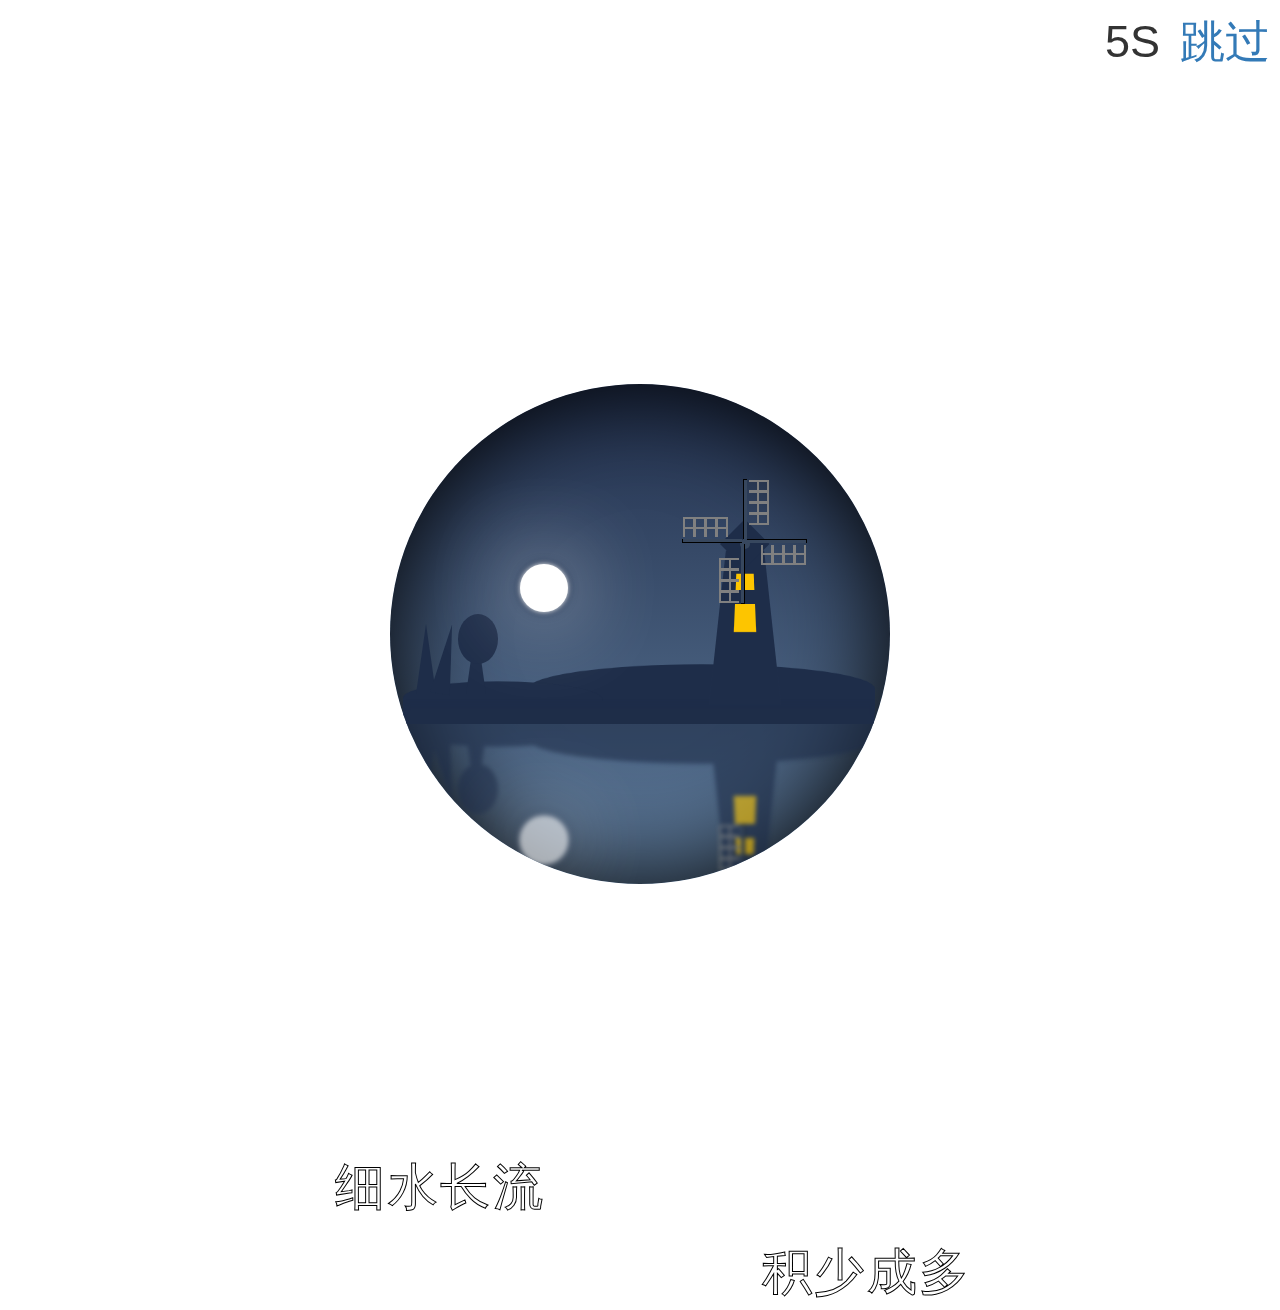
<file: src/main/webapp/index.html>
<!DOCTYPE html>
<html>
<head>
	<title>首页</title>
	<meta name="viewport" content="user-scalable=no">
	<meta charset="utf-8">
	<script type="text/javascript" src="js/jquery-3.2.1.min.js"></script>
	<script type="text/javascript" src="js/bootstrap.min.js"></script>
	<link rel="stylesheet" type="text/css" href="css/bootstrap.min.css"/>
	<link rel="stylesheet" type="text/css" href="css/bootstrap-theme.min.css"/>
    <link rel="stylesheet" type="text/css" href="css/index.css"/>
    <script type="text/javascript">
    	var num = 5;
        var i = setInterval(function() {
            num --;
            if (num == 0){
                clearInterval(i);
                self.location='login.html';
				$(".footer").html("");
            }

           	$(".footer div").html(num+"S");

        }, 1000);
    </script>
<body>
<div class="firstPart">
	<div id="Circle">
	   <div id="cont">
	      <div class="top">
	         <div class="dome"></div>
	         <div class="fan">
	            <div class="fan_blade1"></div>
	            <div class="fan_blade2"></div>
	            <div class="fan_blade3"></div>
	            <div class="fan_blade4"></div>
	         </div>
	         <div class="mill"></div>
	         <div class="sky">
	            <div class="tailstar"></div>
	               <div class="stars"></div>
	               <div class="moon"></div>
	            </div>
	         <div class="floor">
	            <span class="tree1"></span>
	            <span class="tree2"></span>
	            <span class="tree3"></span>
	         </div>
	      </div>
	      <div class="bottom">
	         <div class="dome"></div>
	         <div class="fan">
	            <div class="fan_blade1"></div>
	            <div class="fan_blade2"></div>
	            <div class="fan_blade3"></div>
	            <div class="fan_blade4"></div>
	         </div>
	         <div class="mill"></div>
	         <div class="sky">
	               <div class="stars"></div>
	               <div class="moon"></div>
	            </div>
	         <div class="floor">
	            <span class="tree1"></span>
	            <span class="tree2"></span>
	            <span class="tree3"></span>
	         </div>>
	      </div>
	   </div>
	</div>
</div>
<div class="secondPart">
	<div class="container-fluid meddle">
		<div class="row">
			<h1 class="stroke col-xs-9 col-xs-push-3">细水长流</h1>
		</div>
		<div class="clearfix"></div>
		<div class="row">
			<h1 class="stroke col-xs-3 col-xs-push-7">积少成多</h1>
		</div>
	</div>
</div>

<div class="footer">
	<div>5S</div><a href="login.html">跳过</a>
</div>


</body>
</html>
</file>
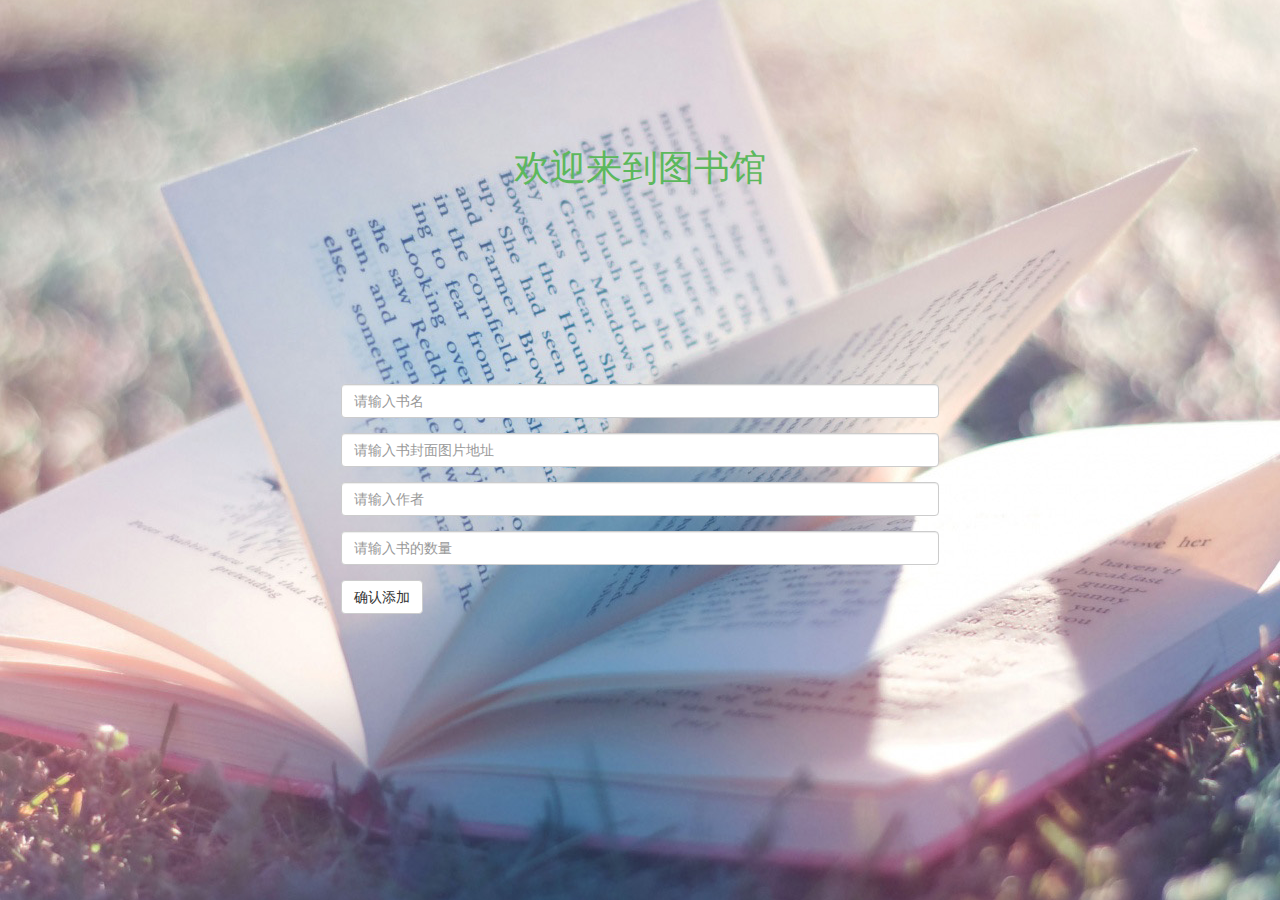
<file: src/main/webapp/addBook.html>
<!DOCTYPE html>
<html lang="en">
<head>
    <meta charset="UTF-8">
    <title>添加书籍</title>
	<meta name="viewport" content="width=device-width, initial-scale=1, maximum-scale=1, user-scalable=no">
    <script type="text/javascript" src="js/jquery-3.2.1.min.js"></script>
    <script type="text/javascript" src="js/jquery-form.js"></script>
    <script type="text/javascript" src="js/bootstrap.min.js"></script>
    <link rel="stylesheet" type="text/css" href="css/bootstrap.min.css"/>
    <link rel="stylesheet" type="text/css" href="css/login.css"/>
    <script type="text/javascript" src="js/sweetalert-dev.js"></script>
    <link rel="stylesheet" type="text/css" href="css/sweetalert.css"/>


	    <script type="text/javascript">
        $(document).ready(function () {
        	$("#addBookButton").click(function () {

        		$("#addBookForm").ajaxSubmit({
                    url: "./addBook.do",
                    type:"POST",
                    dataType:"json",
                    error:function(data){
                        swal({
                            title: "服务器错误，请联系管理员",
                            text: "5秒后自动消失",
                            timer: 5000,
                            type:"error",
                            showConfirmButton: true
                        });
                    },
                    success:function(data){
                        if (data == '1'){
                            swal({
                                title: "书籍添加成功",
                                text: "5秒后自动消失",
                                timer: 5000,
                                type:"success",
                                showConfirmButton: true
                            });
                        }else if (data == "0"){
                            swal({
                                title: "书籍添加失败",
                                text: "5秒后自动消失",
                                timer: 5000,
                                type:"error",
                                showConfirmButton: true
                            });
                        }else if(data == '-1'){
                            swal({
                                title: "服务器错误，请联系管理员",
                                text: "5秒后自动消失",
                                timer: 5000,
                                type:"error",
                                showConfirmButton: true
                            });
                        }
                    }
                });
        	});
        });
    </script>


</head>
<body>


<div class="header">
        <div class="col-xs-offset-2 col-xs-8">
            <h1>欢迎来到图书馆</h1>
        </div>
    </div>


    <div class="container">
	    <form class="form-horizontal" id="addBookForm" method="post">

	        <div class="form-group">
	          <div class="col-xs-offset-2 col-xs-8">
	            <input type="text" class="form-control" id="bookName" name="bookName" placeholder="请输入书名">
	          </div>
	        </div>

	        <div class="form-group">
	          <div class="col-xs-offset-2 col-xs-8">
	            <input type="text" class="form-control" id="bookImageUrl" name="bookImageUrl" placeholder="请输入书封面图片地址">
	          </div>
	        </div>

	        <div class="form-group">
	          <div class="col-xs-offset-2 col-xs-8">
	            <input type="text" class="form-control" id="bookAuthor" name="bookAuthor" placeholder="请输入作者">
	          </div>
	        </div>

	        <div class="form-group">
	          <div class="col-xs-offset-2 col-xs-8">
	            <input type="text" class="form-control" id="bookTotalNum" name="bookTotalNum" placeholder="请输入书的数量">
	          </div>
	        </div>
	        
	 
	        <div class="form-group">
	          <div class="col-xs-offset-2 col-xs-4">
	            <button type="button" class="btn btn-default" id="addBookButton">确认添加</button>
	          </div>
	           
	        </div>
	    </form>
    </div>



</body>
</html>
</file>
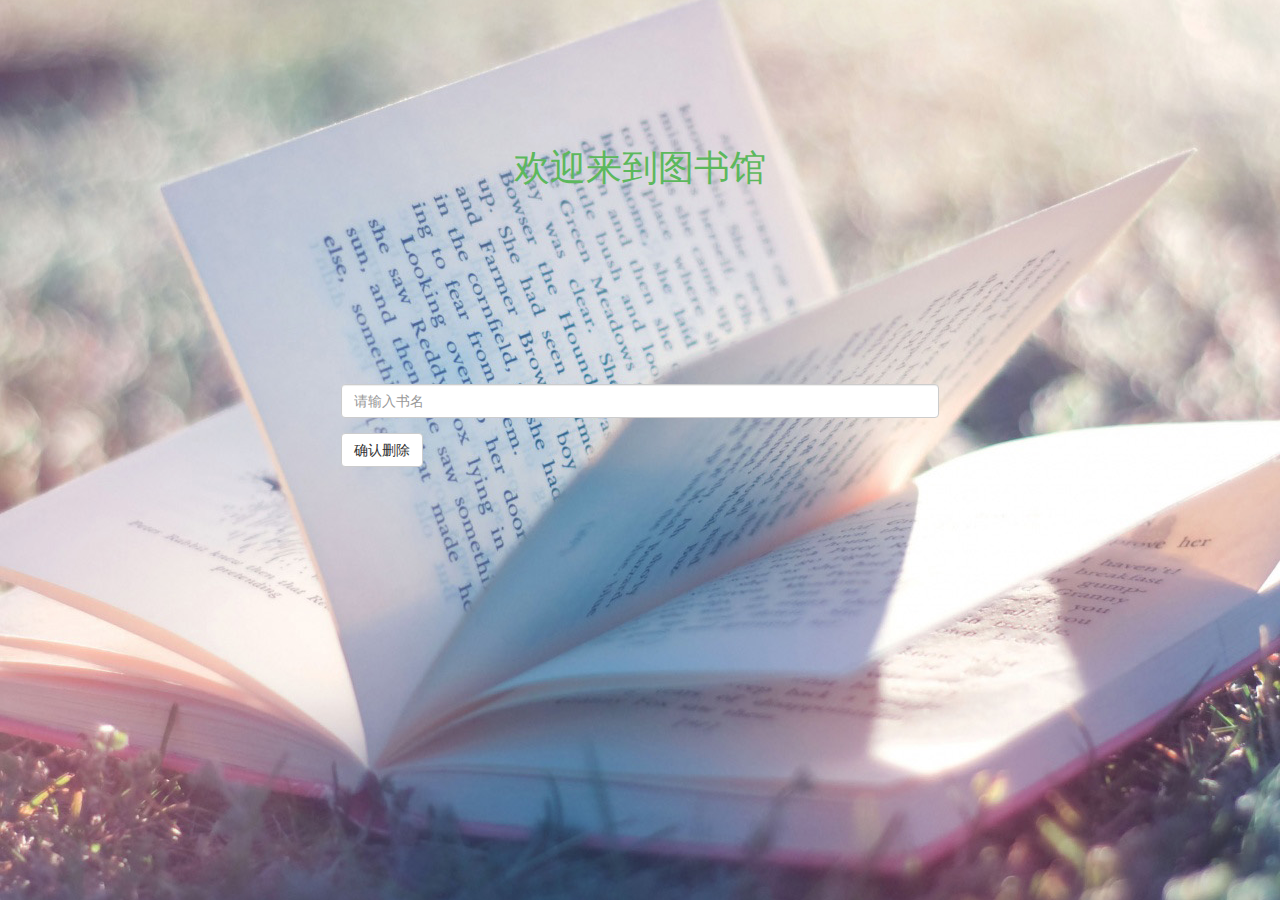
<file: src/main/webapp/deleteBook.html>
<!DOCTYPE html>
<html lang="en">
<head>
    <meta charset="UTF-8">
    <title>删除书籍</title>
	<meta name="viewport" content="width=device-width, initial-scale=1, maximum-scale=1, user-scalable=no">
    <script type="text/javascript" src="js/jquery-3.2.1.min.js"></script>
    <script type="text/javascript" src="js/jquery-form.js"></script>
    <script type="text/javascript" src="js/bootstrap.min.js"></script>
    <link rel="stylesheet" type="text/css" href="css/bootstrap.min.css"/>
    <link rel="stylesheet" type="text/css" href="css/login.css"/>
    <script type="text/javascript" src="js/sweetalert-dev.js"></script>
    <link rel="stylesheet" type="text/css" href="css/sweetalert.css"/>


	    <script type="text/javascript">
        $(document).ready(function () {
        	$("#deleteBookButton").click(function () {

        		$("#deleteBookForm").ajaxSubmit({
                    url: "./deleteBook.do",
                    type:"POST",
                    dataType:"json",
                    error:function(data){
                        swal({
                            title: "服务器错误，请联系管理员",
                            text: "5秒后自动消失",
                            timer: 5000,
                            type:"error",
                            showConfirmButton: true
                        });
                    },
                    success:function(data){
                        if (data == '1'){
                            swal({
                                title: "书籍删除成功",
                                text: "5秒后自动消失",
                                timer: 5000,
                                type:"success",
                                showConfirmButton: true
                            });
                        }else if (data == "0"){
                            swal({
                                title: "书籍不存在",
                                text: "5秒后自动消失",
                                timer: 5000,
                                type:"error",
                                showConfirmButton: true
                            });
                        }else if(data == '-1'){
                            swal({
                                title: "服务器错误，请联系管理员",
                                text: "5秒后自动消失",
                                timer: 5000,
                                type:"error",
                                showConfirmButton: true
                            });
                        }
                    }
                });
        	});
        });
    </script>


</head>
<body>


<div class="header">
        <div class="col-xs-offset-2 col-xs-8">
            <h1>欢迎来到图书馆</h1>
        </div>
    </div>


    <div class="container">
	    <form class="form-horizontal" id="deleteBookForm" method="post">

	        <div class="form-group">
	          <div class="col-xs-offset-2 col-xs-8">
	            <input type="text" class="form-control" id="bookName" name="bookName" placeholder="请输入书名">
	          </div>
	        </div>       
	        
	 
	        <div class="form-group">
	          <div class="col-xs-offset-2 col-xs-4">
	            <button type="button" class="btn btn-default" id="deleteBookButton">确认删除</button>
	          </div>
	           
	        </div>
	    </form>
    </div>



</body>
</html>
</file>
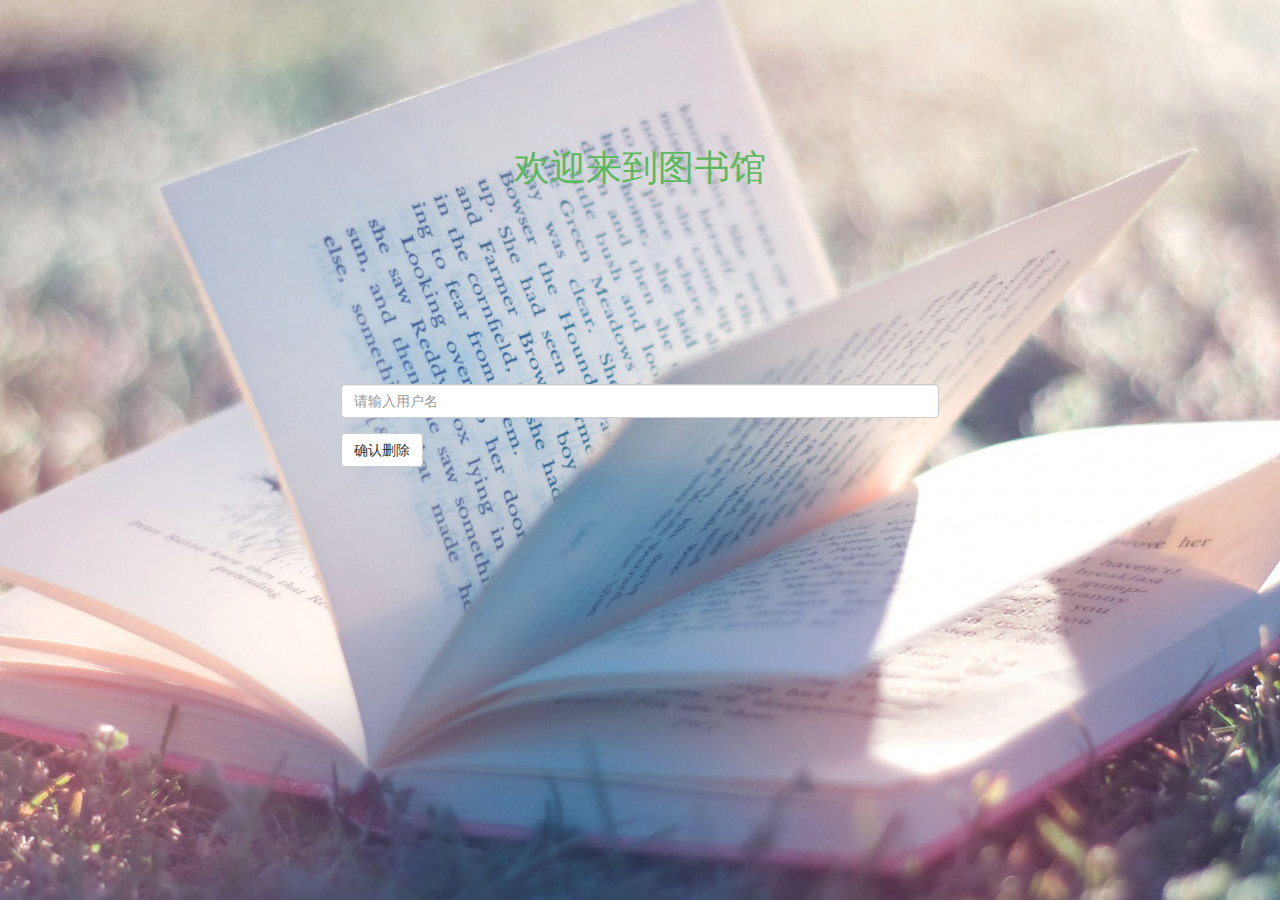
<file: src/main/webapp/deleteUser.html>
<!DOCTYPE html>
<html lang="en">
<head>
    <meta charset="UTF-8">
    <title>删除用户</title>

    <meta name="viewport" content="width=device-width, initial-scale=1, maximum-scale=1, user-scalable=no">
	<script type="text/javascript" src="js/jquery-3.2.1.min.js"></script>
    <script type="text/javascript" src="js/jquery-form.js"></script>
    <script type="text/javascript" src="js/bootstrap.min.js"></script>
    <link rel="stylesheet" type="text/css" href="css/bootstrap.min.css"/>
    <link rel="stylesheet" type="text/css" href="css/login.css"/>
    <script type="text/javascript" src="js/sweetalert-dev.js"></script>
    <link rel="stylesheet" type="text/css" href="css/sweetalert.css"/>


    <script type="text/javascript">
        $(document).ready(function () {
        	$("#deleteButton").click(function () {

        		$("#deleteForm").ajaxSubmit({
                    url: "./delete.do",
                    type:"POST",
                    dataType:"json",
                    error:function(data){
                        swal({
                            title: "服务器错误，请联系管理员",
                            text: "5秒后自动消失",
                            timer: 5000,
                            type:"error",
                            showConfirmButton: true
                        });
                    },
                    success:function(data){
                        if (data == '1'){
                            swal({
                                title: "用户删除成功",
                                text: "5秒后自动消失",
                                timer: 5000,
                                type:"success",
                                showConfirmButton: true
                            });
                        }else if (data == "0"){
                            swal({
                                title: "用户不存在",
                                text: "5秒后自动消失",
                                timer: 5000,
                                type:"error",
                                showConfirmButton: true
                            });
                        }else if(data == '-1'){
                            swal({
                                title: "服务器错误，请联系管理员",
                                text: "5秒后自动消失",
                                timer: 5000,
                                type:"error",
                                showConfirmButton: true
                            });
                        }
                    }
                });
        	});
        });
    </script>


    
</head>
<body>

	<div class="header">
        <div class="col-xs-offset-2 col-xs-8">
            <h1>欢迎来到图书馆</h1>
        </div>
    </div>


    <div class="container">
	    <form class="form-horizontal" id="deleteForm" method="post">
	        <div class="form-group">

	          <div class="col-xs-offset-2 col-xs-8">
	            <input type="text" class="form-control" id="loginName" name="loginName" placeholder="请输入用户名">
	          </div>
	        </div>
	        
	 
	        <div class="form-group">
	          <div class="col-xs-offset-2 col-xs-4">
	            <button type="button" class="btn btn-default" id="deleteButton">确认删除</button>
	          </div>
	           
	        </div>
	    </form>
    </div>
	
</body>
</html>
</file>
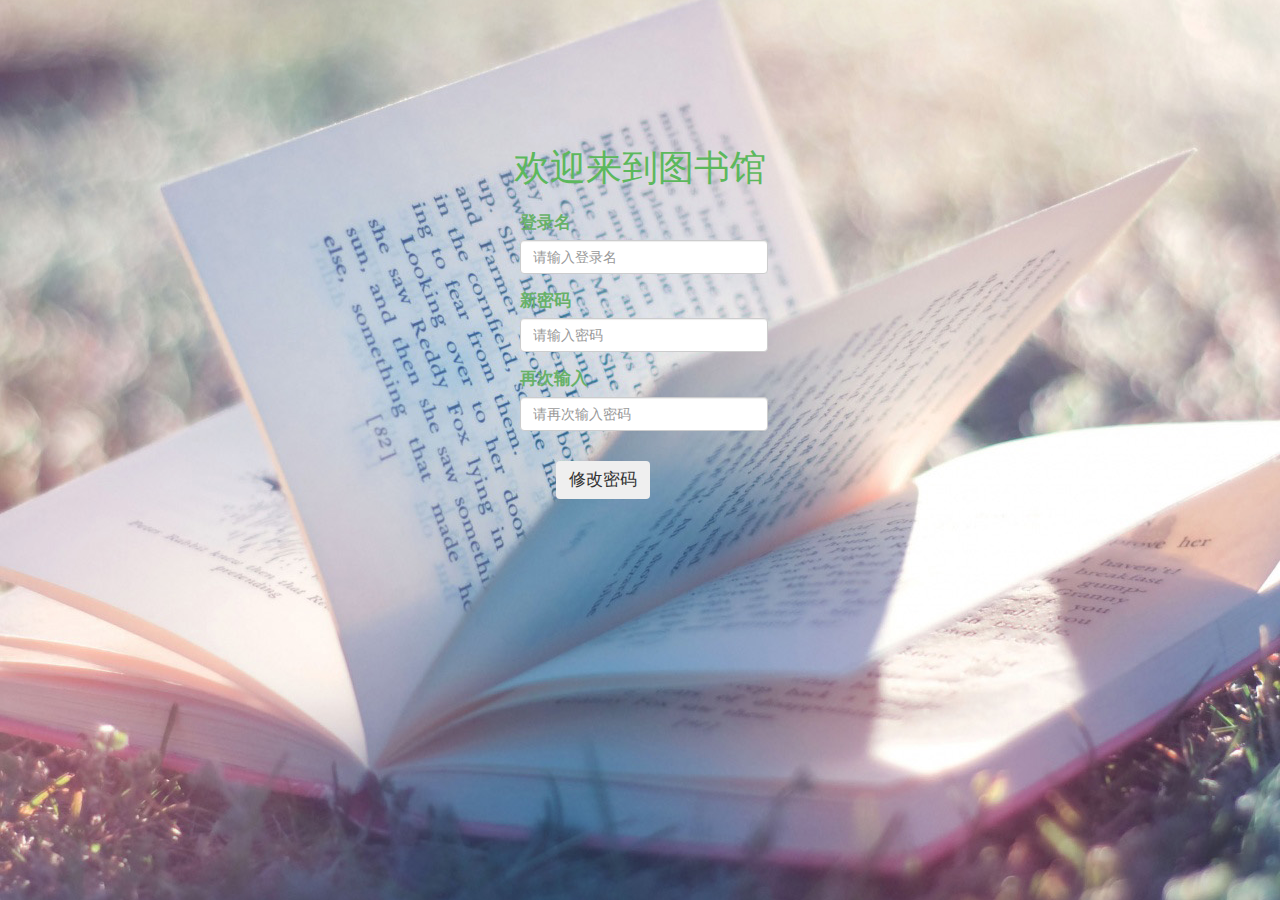
<file: src/main/webapp/forgetPassword.html>
<!DOCTYPE html>
<html lang="en">
<head>
    <meta charset="UTF-8">
    <title>更改密码</title>
    <script type="text/javascript" src="js/jquery-3.2.1.min.js"></script>
    <script type="text/javascript" src="js/jquery-form.js"></script>
    <script type="text/javascript" src="js/bootstrap.min.js"></script>
    <link rel="stylesheet" type="text/css" href="css/bootstrap.min.css"/>
    <script type="text/javascript" src="js/sweetalert-dev.js"></script>
    <link rel="stylesheet" type="text/css" href="css/sweetalert.css"/>

    <style type="text/css">
        body,html{
            width: 100%;
            height: 100%;
            margin:0px;
            padding:0px;
            font-size: 17px;

        }

        body{
            background: url("img/backgound1.jpg") center;

        }

        .header{
            text-align: center;
            padding-top: 10%;
            color: #5cb85c;

        }
        label{
            color: #67b168;
        }
        #container{
            margin-left: 33%;

        }
        .btn{
            font-size: 17px;

        }
        form{
            padding: 10% 10%;
            width: 50%;
        }


    </style>

</head>
<script>
    $(document).ready(function () {

        
        // 登录按钮事件
        $("#update").click(function () {
            var pswd1 = $("#loginPassword").val();
            var pswd2 = $("#loginPassword2").val();
            if(pswd1 != pswd2){

                swal({
                    title: "注册失败, 前后密码不一致",
                    text: "5秒后自动消失",
                    timer: 5000,
                    type:"error",
                    showConfirmButton: true
                });

            }
            else{
            $("#updateForm").ajaxSubmit({
                url: "./update.do",
                type:"POST",
                dataType:"json",

            success:function(data){
                    if(data == '1')
                        swal({
                            title: "修改成功！",
                            text: "5秒后自动消失",
                            timer: 5000,
                            type:"success",
                            showConfirmButton: true
                        });
                    else if(data == '0')
                        swal({
                            title: "修改失败！用户不存在",
                            text: "5秒后自动消失",
                            timer: 5000,
                            type:"error",
                            showConfirmButton: true
                        });
                    else
                        swal({
                            title: "修改失败！",
                            text: "5秒后自动消失",
                            timer: 5000,
                            type:"error",
                            showConfirmButton: true
                        });
            }
            });}
        });
    });
</script>
<body>
    <!--<div>欢迎来到图书馆</div>-->
    <!--<form class="form-horizontal" id="loginForm" method="post">-->
        <!--<input type="text" name="loginName" id="loginName">-->
        <!--<input type="text" name="password" id="password">-->

        <!--<input type="button" value="修改密码" name="update" id="update">-->
    <!--</form>-->


    <div class="header">
        <div class="col-xs-offset-2 col-xs-8">
            <h1>欢迎来到图书馆</h1>
        </div>
    </div>
    <div class="container-fluid" id="container">
        <form id="updateForm">
            <div class="form-group">
                <label for="loginName">登录名</label>
                <input type="text" class="form-control" id="loginName" name="loginName" placeholder="请输入登录名">
            </div>
            <div class="form-group">
                <label for="loginPassword">新密码</label>
                <input type="password" class="form-control" id="loginPassword" name="loginPassword" placeholder="请输入密码">
            </div>
            <div class="form-group">
                <label for="loginPassword2">再次输入</label>
                <input type="password" class="form-control" id="loginPassword2" name="loginPassword2" placeholder="请再次输入密码">
            </div>
            <div class="form-group" style="margin-top: 30px">
                <div class="col-xs-offset-1 col-xs-6">
                    <input type="button" value="修改密码" name="update" id="update" class="btn">
                </div>
                
            </div>
        </form>
    </div>

</body>
</html>
</file>
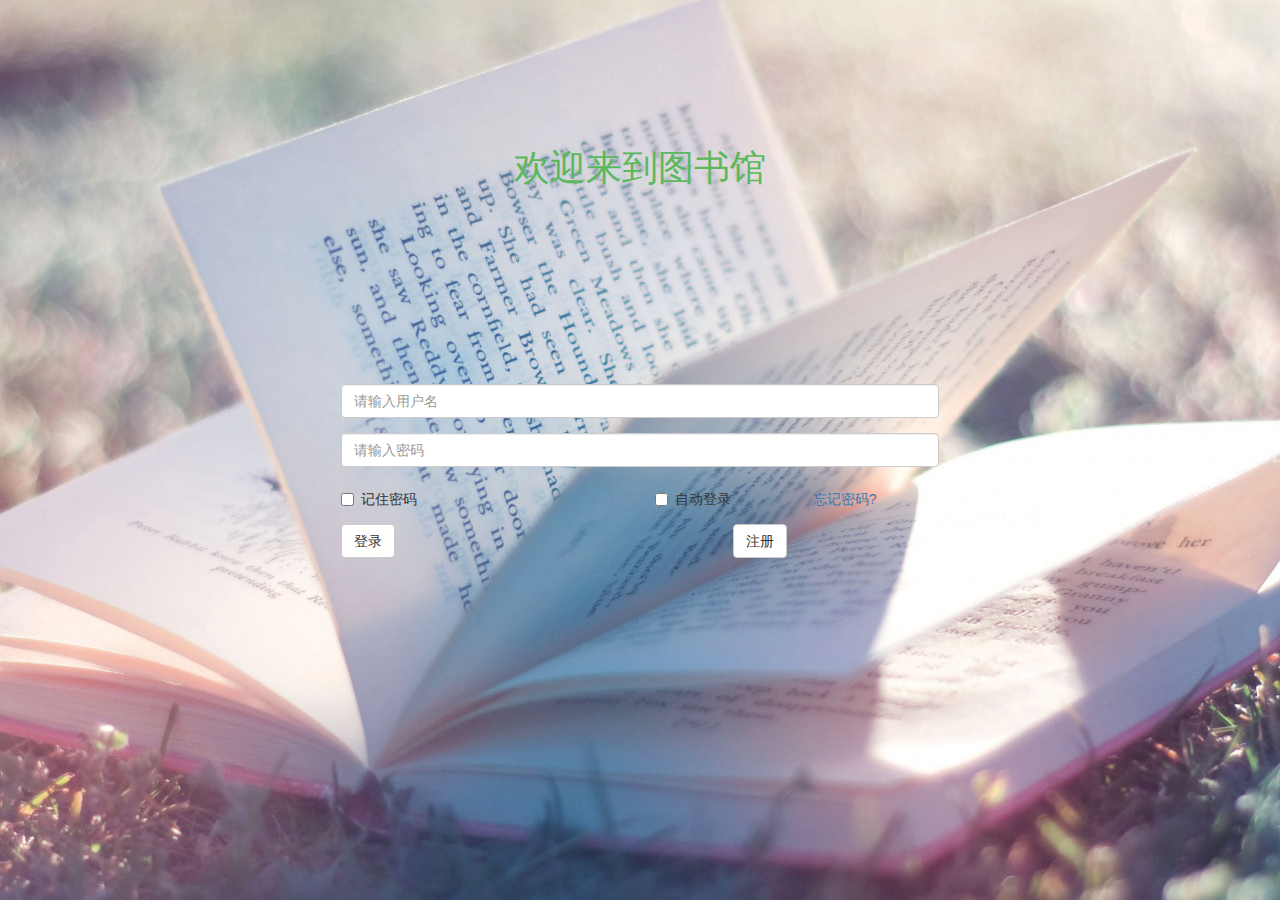
<file: src/main/webapp/login.html>
<!DOCTYPE html>
<html lang="en">
<head>
    <meta charset="UTF-8">
    <title>登录</title>
    <meta name="viewport" content="width=device-width, initial-scale=1, maximum-scale=1, user-scalable=no">
    <script type="text/javascript" src="js/jquery-3.2.1.min.js"></script>
    <script type="text/javascript" src="js/jquery-form.js"></script>
    <script type="text/javascript" src="js/bootstrap.min.js"></script>
    <link rel="stylesheet" type="text/css" href="css/bootstrap.min.css"/>
    <link rel="stylesheet" type="text/css" href="css/login.css"/>
    <script type="text/javascript" src="js/sweetalert-dev.js"></script>
    <link rel="stylesheet" type="text/css" href="css/sweetalert.css"/>
    <script type="text/javascript">
        $(document).ready(function () {
            // 登录按钮事件
            $("#loginButton").click(function () {
                var na = $("#NameText").val();
                var ps = $("#inputPassword").val()
                if(na == "root" && ps == "1234"){
                    self.location='rootManage.html';
                }
                else {
                $("#loginForm").ajaxSubmit({
                    url: "./login.do",
                    type:"POST",
                    dataType:"json",
                    error:function(data){
                        swal({
                            title: "服务器错误，请联系管理员",
                            text: "5秒后自动消失",
                            timer: 5000,
                            type:"error",
                            showConfirmButton: true
                        });
                    },
                    success:function(data){
                        if (data == '1'){
                            self.location='mainLib.html';
                        }else if (data == "0"){
                            swal({
                                title: "用户不存在",
                                text: "5秒后自动消失",
                                timer: 5000,
                                type:"error",
                                showConfirmButton: true
                            });
                        }else if(data == '-1'){
                            swal({
                                title: "密码错误",
                                text: "5秒后自动消失",
                                timer: 5000,
                                type:"error",
                                showConfirmButton: true
                            });
                        }
                    }
                });}
            });

            // 注册按钮事件
            $("#registerButton").click(function () {
                self.location='register.html';
            });
        });
    </script>
</head>
<body>

    <div class="header">
        <div class="col-xs-offset-2 col-xs-8">
            <h1>欢迎来到图书馆</h1>
        </div>
    </div>
     <div class="container">
      <form class="form-horizontal" id="loginForm" method="post">
        <div class="form-group">

          <div class="col-xs-offset-2 col-xs-8">
            <input type="text" class="form-control" id="NameText" name="userName" placeholder="请输入用户名">
          </div>
        </div>
        <div class="form-group">
          <div class=" col-xs-offset-2 col-xs-8">
            <input type="password" class="form-control" id="inputPassword" name="password" placeholder="请输入密码">
          </div>
        </div>
        <div class="form-group">
          <div class="col-xs-offset-2 col-xs-4">
            <div class="checkbox">
              <label>
                <input type="checkbox" name="rememberMe"> 记住密码
              </label>
            </div>
          </div>
          <div class="col-xs-4">
            <div class="checkbox">
              <label>
                <input type="checkbox" name="autoLogin"> 自动登录&nbsp;&nbsp;&nbsp;&nbsp;&nbsp;&nbsp;&nbsp;
                        &nbsp;&nbsp;&nbsp;&nbsp;&nbsp;&nbsp;&nbsp;&nbsp;&nbsp;&nbsp;&nbsp;&nbsp;
              </label>

                    <a href="forgetPassword.html">忘记密码?</a>

            </div>
          </div>
        </div>
        <div class="form-group">
          <div class="col-xs-offset-2 col-xs-4">
            <button type="button" class="btn btn-default" id="loginButton">登录</button>
          </div>
           <div class="col-xs-offset-1 col-xs-4">
            <button type="button" class="btn btn-default" id="registerButton">注册</button>
          </div>
        </div>
    </form>
    </div>
</body>
</html>
</file>
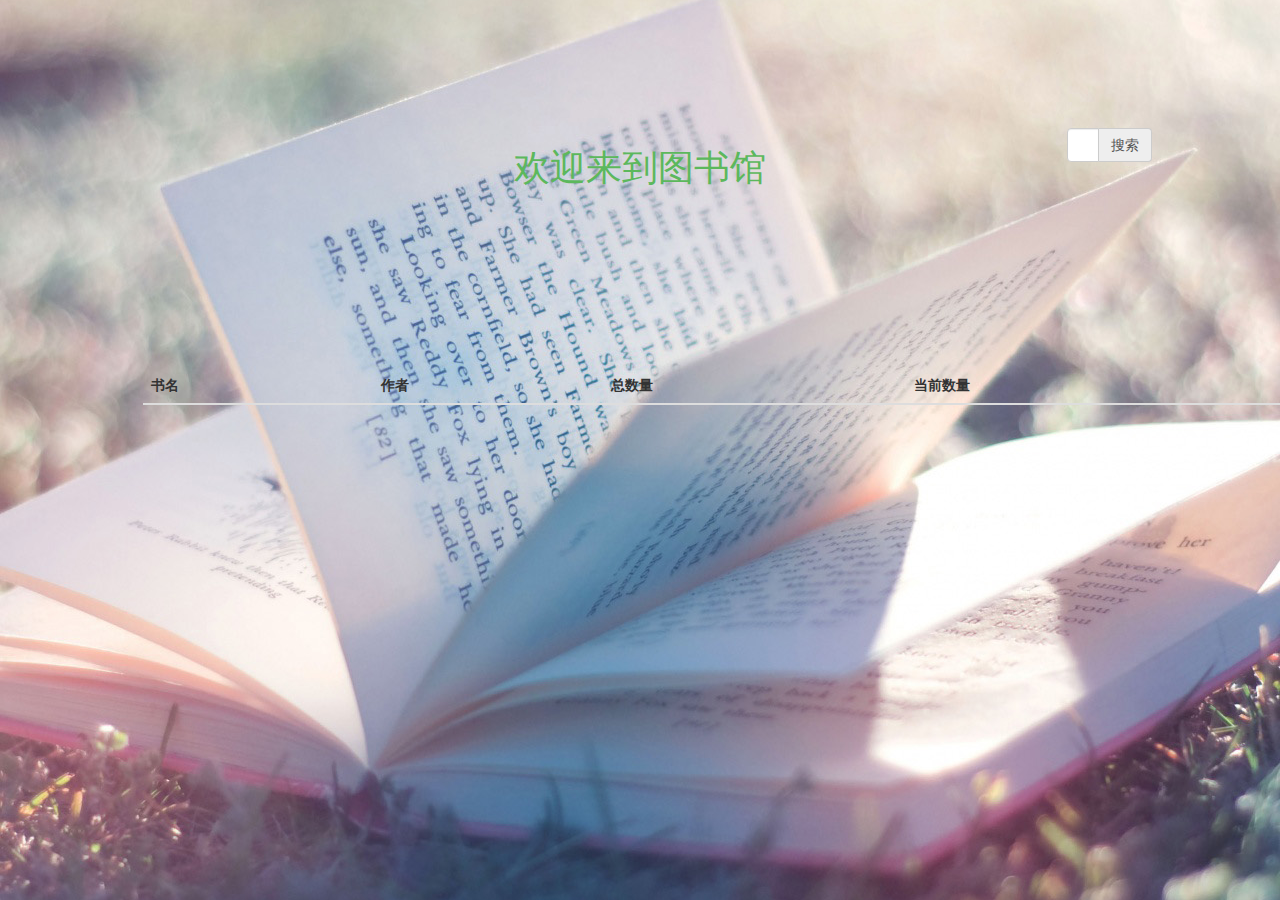
<file: src/main/webapp/mainLib.html>
<!DOCTYPE html>
<html lang="en">
<head>
    <meta charset="UTF-8">
    <title>图书馆</title>
    <meta name="viewport" content="width=device-width, initial-scale=1, maximum-scale=1, user-scalable=no">
    <script type="text/javascript" src="js/jquery-3.2.1.min.js"></script>
    <script type="text/javascript" src="js/jquery-form.js"></script>
    <script type="text/javascript" src="js/bootstrap.min.js"></script>
    <link rel="stylesheet" type="text/css" href="css/bootstrap.min.css"/>
    <link rel="stylesheet" type="text/css" href="css/login.css"/>
    <script type="text/javascript" src="js/sweetalert-dev.js"></script>
    <link rel="stylesheet" type="text/css" href="css/sweetalert.css"/>


</head>
<body>

	<div class="header">
        <div class="col-xs-offset-2 col-xs-8" id="#loginForm">
            <h1>欢迎来到图书馆</h1>
        </div>
    </div>

	

    <script type="text/javascript" src="js/jquery-3.2.1.min.js"></script>
    <script type="text/javascript" src="js/jquery-form.js"></script>
    <script type="text/javascript" src="js/bootstrap.min.js"></script>

	<form class="form-horizontal" id="searchForm">
	    <div class="input-group">
			<input type="text" class="form-control " id="bookName" name="bookName"><span class="input-group-addon btn btn-primary" id="search">搜索</span>
		</div>
	</form>	
    <form class="form-horizontal" id="loginForm" method="post">
        <!-- <input type="button" value="book" id="check"> -->
        <div class="container">
	                  
            <table class="table table-hover" id="table">
                <thead>
                    <tr>
                        <th>书名</th>
                        <th>作者</th>
                        <th>总数量</th>
                        <th>当前数量</th>
                    </tr>
                </thead>
                <tbody id="tab">

                </tbody>
            </table>
        </div>
    </form>

    <script type="text/javascript">
        $(document).ready(function () {

        
            $("#search").click(function() {

            	$("#searchForm").ajaxSubmit({
	            	url: "./searchBook.do",
	                type:"POST",
	                dataType:"json",
	                success:function(data) {


                        if (data != null) {
                            var tab = '';
                            tab += "书名: " + data.bookName + "\n";
                            tab += "作者: " + data.bookAuthor + "\n";
                            tab += "总数: " + data.bookTotalNum + "\n";
                            tab += "当前数量: " + data.bookCurrentNum + "\n";

                            swal({
                                title: "书籍查询成功",
                                text: tab,
                                timer: 5000,
                                type: "success",
                                showConfirmButton: true
                            });

                        }
                        else {

                            swal({
                                title: "查询失败",
                                text: "书籍不存在",
                                timer: 5000,
                                type: "error",
                                showConfirmButton: true

                            });
                        }

                    },
	            });
            });


            // $("#check").click(function () {
                $("#loginForm").ajaxSubmit({
                    url: "./listBook.do",
                    type:"POST",
                    dataType:"json",
                    success:function(data){
                        var tab='';
                        for(var i = 0; i< data.length; i++){
                            tab+="<tr><td>" + data[i].bookName + "</td>";                            
                            tab+="<td>" + data[i].bookAuthor + "</td>";
                            tab+="<td>" + data[i].bookTotalNum + "</td>";                            
                            tab+="<td>" + data[i].bookCurrentNum + "</td>";
                            tab+="<td><input type='button' value='借书' class='borrow'></td>";
                            tab+="<td><input type='button' value='还书' class='return'></td></tr>";
                            $("#tab").html(tab);

                        }
                        

                    }
                // });
            });

                
				$(".borrow").on("click",function(){alert("jkdsfk")}）;
                
            });
        	
    </script>
</body>
</html>
</file>
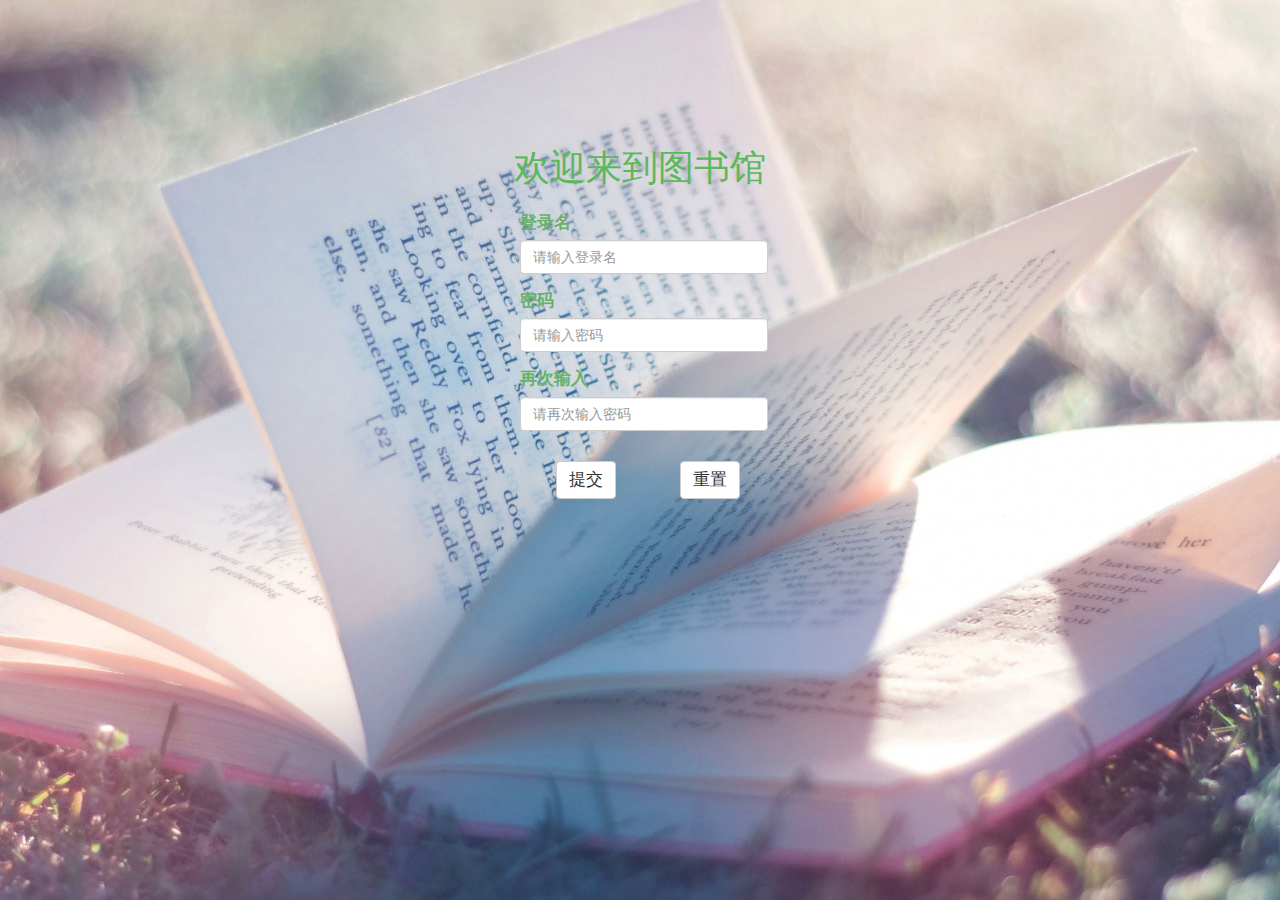
<file: src/main/webapp/register.html>
<!DOCTYPE html>
<html lang="en">
<head>
    <meta charset="UTF-8">
    <title>注册</title>
    <meta name="viewport" content="width=device-width, initial-scale=1, maximum-scale=1, user-scalable=no">
    <script type="text/javascript" src="js/jquery-3.2.1.min.js"></script>
    <script type="text/javascript" src="js/jquery-form.js"></script>
    <script type="text/javascript" src="js/bootstrap.min.js"></script>
    <link rel="stylesheet" type="text/css" href="css/bootstrap.min.css"/>
    <script type="text/javascript" src="js/sweetalert-dev.js"></script>
    <link rel="stylesheet" type="text/css" href="css/sweetalert.css"/>
    <style type="text/css">
        body,html{
            width: 100%;
            height: 100%;
            margin:0px;
            padding:0px;
            font-size: 17px;

        }

        body{
            background: url("img/backgound1.jpg") center;

        }

        .header{
            text-align: center;
            padding-top: 10%;
            color: #5cb85c;

        }
        label{
            color: #67b168;
        }
        #container{
            margin-left: 33%;

        }
        .btn{
            font-size: 17px;

        }
        form{
            padding: 10% 10%;
            width: 50%;
        }
    </style>

    <script type="text/javascript">
        $(document).ready(function () {

           $("#registerButton").click(function () {
               var pswd1 = $("#loginPassword").val();
               var pswd2 = $("#loginPassword2").val();
               if(pswd1 != pswd2){

                       swal({
                           title: "注册失败, 前后密码不一致",
                           text: "5秒后自动消失",
                           timer: 5000,
                           type:"error",
                           showConfirmButton: true
                       });

               }
               else{
               $("#registerForm").ajaxSubmit({
                   url: "./register.do",
                   type:"POST",
                   dataType:"json",
                   error:function(data){
                       swal({
                           title: "服务器错误，请联系管理员",
                           text: "5秒后自动消失",
                           timer: 5000,
                           type:"error",
                           showConfirmButton: true
                       });
                   },
                   success:function(data){
                       if (data == '1'){
                           swal({
                               title: "注册成功！",
                               text: "5秒后自动消失",
                               timer: 5000,
                               type:"success",
                               showConfirmButton: true
                           },function () {
                               self.location='login.html';
                           });
                       }else if (data == "-1"){
                           swal({
                               title: "注册失败",
                               text: "5秒后自动消失",
                               timer: 5000,
                               type:"error",
                               showConfirmButton: true
                           });
                       }
                   }
               });
               }
           });
        });
    </script>
</head>
<body>

<div class="header">
    <div class="col-xs-offset-2 col-xs-8">
        <h1>欢迎来到图书馆</h1>
    </div>
</div>
<div class="container-fluid" id="container">
    <form id="registerForm">
        <div class="form-group">
            <label for="loginName">登录名</label>
            <input type="text" class="form-control" id="loginName" name="loginName" placeholder="请输入登录名">
        </div>
        <div class="form-group">
            <label for="loginPassword">密码</label>
            <input type="password" class="form-control" id="loginPassword" name="loginPassword" placeholder="请输入密码">
        </div>
        <div class="form-group">
            <label for="loginPassword2">再次输入</label>
            <input type="password" class="form-control" id="loginPassword2" name="loginPassword2" placeholder="请再次输入密码">
        </div>
        <div class="form-group" style="margin-top: 30px">
            <div class="col-xs-offset-1 col-xs-6">
                <button type="button" class="btn btn-default align-left" id="registerButton">提交</button>
            </div>
            <div class="col-xs-5">
                <button type="reset" class="btn btn-default">重置</button>
            </div>
        </div>
    </form>
</div>

</body>
</html>
</file>
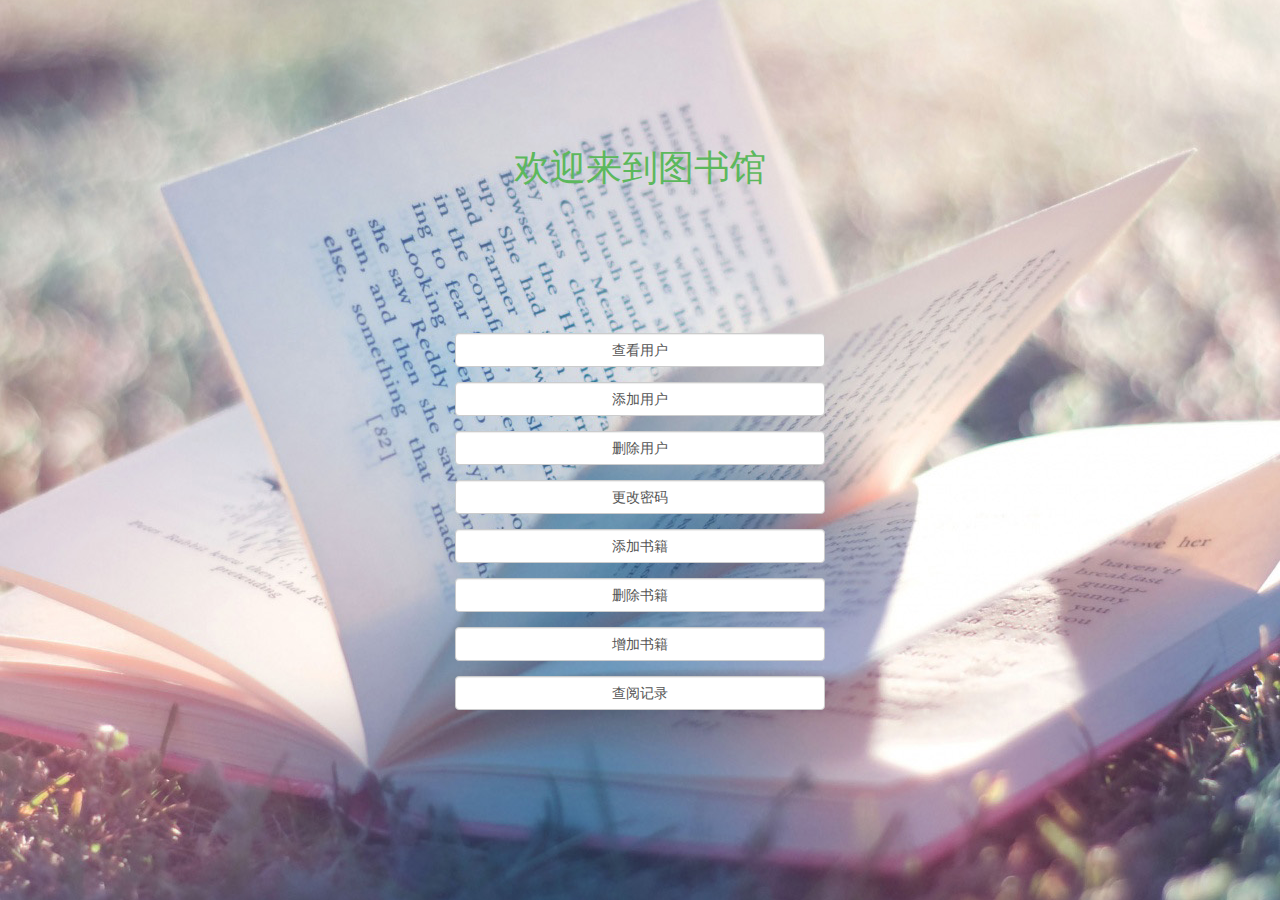
<file: src/main/webapp/rootManage.html>
<!DOCTYPE html>
<html lang="en">
<head>
    <meta charset="UTF-8">
    <title>图书馆系统管理</title>
    <meta name="viewport" content="width=device-width, initial-scale=1, maximum-scale=1, user-scalable=no">
    <script type="text/javascript" src="js/jquery-3.2.1.min.js"></script>
    <script type="text/javascript" src="js/jquery-form.js"></script>
    <script type="text/javascript" src="js/bootstrap.min.js"></script>
    <link rel="stylesheet" type="text/css" href="css/bootstrap.min.css"/>
    <script type="text/javascript" src="js/sweetalert-dev.js"></script>
    <link rel="stylesheet" type="text/css" href="css/sweetalert.css"/>
    <!-- <link rel="stylesheet" type="text/css" href="css/login.css"/> -->
    <style type="text/css">
    	body{
	width: 100%;
	height: 100%;
    background: url("img/backgound.jpg") center;
    background-repeat: no-repeat;
    background-attachment: fixed;
	    /*background-size:auto 100%;*/
	}
	html{
	    height: 100%;
	}
	.header{
	    text-align: center;
	    padding-top: 10%;
	    color: #5cb85c;

	}

	.container{
	    padding-top: 16%;

	}
	button{
	    width: 50%;
	    position: absolute;
	    
	}
	form{
	    padding: 0% 25%;
		

	}
    </style>


    
</head>
<body>

	<div class="header">
        <div class="col-xs-offset-2 col-xs-8">
            <h1>欢迎来到图书馆</h1>
	    </div>
	    
	    <div class="container">
	      <form class="form-horizontal" id="rootForm" method="post">

	      	<div class="form-group">	  
	          <div class="col-xs-offset-2 col-xs-8">
	          	<a href="checkUser.html">
	            	<input type="button" class="form-control" id="checkUser" name="checkUser" value="查看用户">
	            </a>
	          </div>
	        </div>

	        <div class="form-group">	  
	          <div class="col-xs-offset-2 col-xs-8">
	          	<a href="register.html">
	            	<input type="button" class="form-control" id="addUser" name="addUser" value="添加用户">
	            </a>
	          </div>
	        </div>

	        <div class="form-group">
	          <div class=" col-xs-offset-2 col-xs-8">
	          	<a href="deleteUser.html">
	            	<input type="button" class="form-control" id="deleteUser" name="deleteUser" value="删除用户">
	            </a>	
	          </div>
	        </div>

	        <div class="form-group">
	          <div class=" col-xs-offset-2 col-xs-8">
	            <a href="forgetPassword.html"><input type="button" class="form-control" id="changePassword" name="changePassword" value="更改密码"></a>
	          </div>
	        </div>

	        <div class="form-group">
	        	<a href="addBook.html">
		          <div class=" col-xs-offset-2 col-xs-8">
		            <input type="button" class="form-control" id="addBook" name="addBook" value="添加书籍">
		          </div>
		        </a>
	        </div>

	        <div class="form-group">
	        	<a href="deleteBook.html">
		          <div class=" col-xs-offset-2 col-xs-8">
		            <input type="button" class="form-control" id="deleteBook" name="deleteBook" value="删除书籍">
		          </div>
		        </a>
	        </div>

	        <div class="form-group">
	        	<a href="updateBook.html">
		          <div class=" col-xs-offset-2 col-xs-8">
		            <input type="button" class="form-control" id="updateBook" name="updateBook" value="增加书籍">
		          </div>
		        </a>
	        </div>

	        <div class="form-group">
	          <div class=" col-xs-offset-2 col-xs-8">
	            <input type="button" class="form-control" id="bookBorrowInfo" name="bookBorrowInfo" value="查阅记录">
	          </div>
	        </div>
	      </form>
    	</div>
    </div>
</body>
</html>
</file>
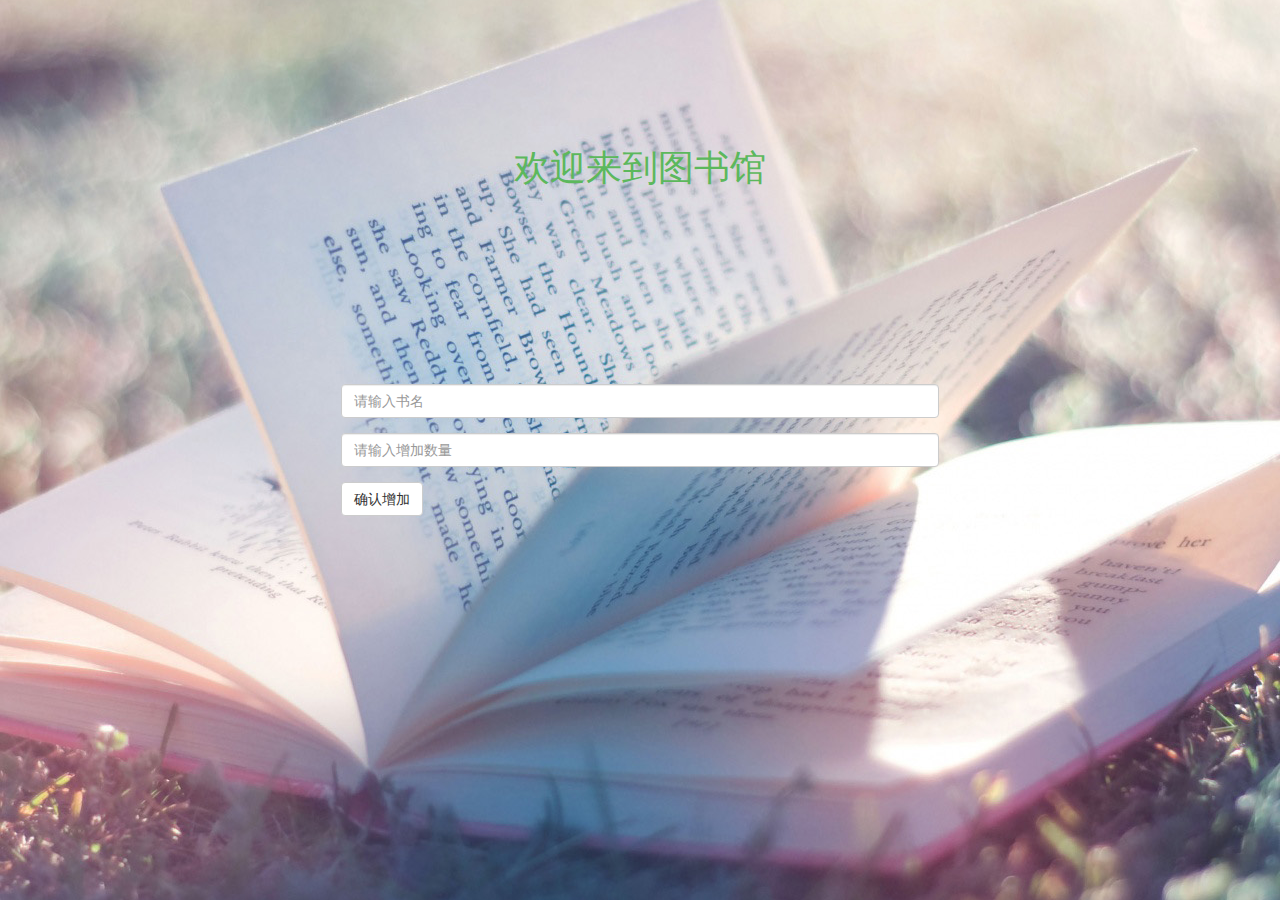
<file: src/main/webapp/updateBook.html>
<!DOCTYPE html>
<html lang="en">
<head>
    <meta charset="UTF-8">
    <title>增加书籍</title>
<meta name="viewport" content="width=device-width, initial-scale=1, maximum-scale=1, user-scalable=no">
    <script type="text/javascript" src="js/jquery-3.2.1.min.js"></script>
    <script type="text/javascript" src="js/jquery-form.js"></script>
    <script type="text/javascript" src="js/bootstrap.min.js"></script>
    <link rel="stylesheet" type="text/css" href="css/bootstrap.min.css"/>
    <link rel="stylesheet" type="text/css" href="css/login.css"/>
    <script type="text/javascript" src="js/sweetalert-dev.js"></script>
    <link rel="stylesheet" type="text/css" href="css/sweetalert.css"/>


	    <script type="text/javascript">
        $(document).ready(function () {
        	$("#updateBookButton").click(function () {

        		$("#updateBookForm").ajaxSubmit({
                    url: "./updateBook.do",
                    type:"POST",
                    dataType:"json",
                    error:function(data){
                        swal({
                            title: "服务器错误，请联系管理员",
                            text: "5秒后自动消失",
                            timer: 5000,
                            type:"error",
                            showConfirmButton: true
                        });
                    },
                    success:function(data){
                        if (data == '1'){
                            swal({
                                title: "书籍删除成功",
                                text: "5秒后自动消失",
                                timer: 5000,
                                type:"success",
                                showConfirmButton: true
                            });
                        }else if (data == "0"){
                            swal({
                                title: "书籍不存在",
                                text: "5秒后自动消失",
                                timer: 5000,
                                type:"error",
                                showConfirmButton: true
                            });
                        }else if(data == '-1'){
                            swal({
                                title: "服务器错误，请联系管理员",
                                text: "5秒后自动消失",
                                timer: 5000,
                                type:"error",
                                showConfirmButton: true
                            });
                        }
                    }
                });
        	});
        });
    </script>


</head>
<body>


<div class="header">
        <div class="col-xs-offset-2 col-xs-8">
            <h1>欢迎来到图书馆</h1>
        </div>
    </div>


    <div class="container">
	    <form class="form-horizontal" id="updateBookForm" method="post">

	        <div class="form-group">
	          <div class="col-xs-offset-2 col-xs-8">
	            <input type="text" class="form-control" id="bookName" name="bookName" placeholder="请输入书名">
	          </div>
	        </div>

	        <div class="form-group">
	          <div class="col-xs-offset-2 col-xs-8">
	            <input type="text" class="form-control" id="addBookNum" name="addBookNum" placeholder="请输入增加数量">
	          </div>
	        </div>       
	        
	 
	        <div class="form-group">
	          <div class="col-xs-offset-2 col-xs-4">
	            <button type="button" class="btn btn-default" id="updateBookButton">确认增加</button>
	          </div>
	           
	        </div>
	    </form>
    </div>



</body>
</html>
</file>
<file: src/main/webapp/css/index.css>
/*风扇*/
body{
    background-color:white;
    display: -webkit-flex; /* Safari */
    display: flex;
    flex-direction: column;
    flex-wrap: nowrap;
    justify-content: center;
}
span{
    display:inline-block;
}
#Circle{
    background-color:#22304D;
    background:linear-gradient(to bottom, #22304D,#5E7B9B);
    width:500px;
    height:500px;
    border-radius:100%;
    margin:0 auto;
    position: relative;
    z-index: 1;
    overflow:hidden;
}
#Circle #cont{
    background-color:transparent;
    width:100%;
    height:100%;
    border-radius:100%;
    margin:0 auto;
    box-shadow:inset 0 0 100px black;

}
#Circle #cont .top{
    height:250px;
    position:relative;
    background-color:transparent;
    border-top-left-radius:900px;
    border-top-right-radius:900px;

}
.bottom{
    display: inline-block;
    position:relative;
    margin-top:390px;
    opacity:0.6;
    filter: blur(2px);
    transform:scaleY(-1);

}
.floor{
    background-color:#1E2D49;
    width:468px;
    margin-left:16px;
    position:absolute;
    height:20px;
    margin-top:320px;
    z-index:0;
}
.floor::after{
    content:"";
    background-color:#1E2D49;
    width:200px;
    height:50px;
    position:absolute;
    transform:rotateX(45deg);
    margin-top:-30px;
    margin-left:-3px;
    border-radius:90% 100% 0 0;
}
.floor::before{
    content:"";
    background-color:#1E2D49;
    width:200px;
    height:50px;
    position:absolute;
    transform:rotateX(45deg);
    border-radius:90% 100% 0 0;;
    width:347px;
    height:70px;
    position:absolute;
    transform:rotateX(45deg);
    margin-left:122px;
    margin-top:-50px;
    border-radius:100% 100% 0 0;
}
.sky{

}
.moon{
    background-color:white;
    width:48px;
    height:48px;
    z-index:2;
    border-radius:100%;
    position:absolute;
    margin-left:130px;
    margin-top:180px;
    box-shadow:0 0 5px white, 0 0 10px #1E2D49, 0 0 90px white;
}
.stars{
    position:absolute;
    top:0;
    left:0;
    right:0;
    bottom:0;
    width:100%;
    height:100%;
    display:block;
}
.stars {
    background:url(http://www.script-tutorials.com/demos/360/images/stars.png) repeat top center;
    z-index:0;
}

.mill{
    background-color:#1E2D49;
    width: 50px;
    height: 140px;
    transform: perspective(12px) rotateX(3deg);
    position:absolute;
    z-index:3;
    margin-top:150px;
    margin-left:330px;
}
.mill::before{
    content:"";
    background-color:#FDC500;
    width:20px;
    height:20px;
    position:absolute;
    margin-left:15px;
    margin-top:35px;
}
.mill::after{
    content:"";
    background-color:#FDC500;
    width:20px;
    height:25px;
    position:absolute;
    margin-left:15px;
    margin-top:70px;
}
.dome{
    background-color:#1E2D49;
    width:35px;
    height:35px;
    position:absolute;
    transform-origin: 0 100%;
    transform: rotate(45deg);
    overflow:hidden;
    margin-left:330px;
    margin-top:125px;
    z-index:4;
}
.fan{
    background-color:#37475E;/*37475E */
    width:10px;
    height:10px;
    border-radius:100%;
    position:absolute;
    margin-top:155px;
    margin-left:350px;
    z-index:7;
    animation-name:rotate_fan;
    animation-duration:6s;
    animation-iteration-count:infinite;
}
.fan_blade1, .fan_blade2, .fan_blade3, .fan_blade4{
    background-color:#37475E;
    width:4px;
    height:60px;
    position:absolute;
    z-index:6;
    margin-left:35px;
    margin-top:-28px;
    border-left:1.5px solid black;
    border-top:1px solid black;
    transform:rotate(90deg);
}
.fan_blade2{
    transform:rotate(180deg);
    margin-left:1px;
    margin-top:5px;
}
.fan_blade3{
    transform:rotate(360deg);
    margin-left:3px;
    margin-top:-60px;
}
.fan_blade4{
    transform:rotate(270deg);
    margin-top:-28px;
    margin-left:-30px;
}
.fan_blade1::before, .fan_blade2::before, .fan_blade3::before, .fan_blade4::before{
    content:"";
    background-color:transparent;
    width:20px;
    height:45px;
    margin-left:5px;
    background-size: 10px 11px;
    background-image: linear-gradient(to left, gray 2px, transparent 1px), linear-gradient(to bottom, gray 2px, transparent 1px), linear-gradient(to top, gray 1px, transparent 0px);
    position:absolute;
}
.tree1, .tree2, .tree3{
    background-color:transparent;
    width:30px;
    height:40px;
    position:absolute;
    margin-left:10px;
    margin-top:-80px;
    z-index:9;
    width:0;
    height:10px;
    border-left: 10px solid transparent;
    border-right: 10px solid transparent;
    border-bottom: 70px solid #1E2D49;
}
.tree2{
    margin-left:30px;
    transform:rotate(10deg);
}
.tree3{
    margin-left:60px;
}
.tree3::after{
    content:"";
    background-color:#1E2D49;
    width:40px;
    height:50px;
    position:absolute;
    margin-left:-18px;
    margin-top:-10px;
    border-radius:100%;
}
@keyframes rotate_fan{
    from{

    }
    to{
        transform:rotate(360deg);
    }
}

/*字体*/
.stroke{
    color: transparent;
    -webkit-text-stroke: 1px black;
    letter-spacing: 0.05em;
    font-size: 50px;
 }

/*自定义*/
.footer{
    position: fixed;
   /* bottom: 20px;
    right: 20px;*/
    font-size: 45px;
    top:10px;
    right: 10px;
}
.firstPart{
    margin-top: 30%;
    margin-bottom: 20%;
}
.footer div{
    display: inline;
    margin-right: 20px;
}
</file>
<file: src/main/webapp/css/login.css>
body{
	width: 100%;
	height: 100%;
    background: url("../img/backgound.jpg") center;
    background-repeat: no-repeat;
    /*background-size:auto 100%;*/
    background-attachment: fixed;
}
html{
    height: 100%;
}
.header{
    text-align: center;
    padding-top: 10%;
    color: #5cb85c;

}

.container{
    padding-top: 20%;

}
button{
    /*width: 68%;
    position: absolute;*/
}
form{
    padding: 0% 10%;

}
</file>
<file: src/main/webapp/css/sweetalert.css>
body.stop-scrolling {
  height: 100%;
  overflow: hidden; }

.sweet-overlay {
  background-color: black;
  /* IE8 */
  -ms-filter: "progid:DXImageTransform.Microsoft.Alpha(Opacity=40)";
  /* IE8 */
  background-color: rgba(0, 0, 0, 0.4);
  position: fixed;
  left: 0;
  right: 0;
  top: 0;
  bottom: 0;
  display: none;
  z-index: 10000; }

.sweet-alert {
  background-color: white;
  font-family: 'Open Sans', 'Helvetica Neue', Helvetica, Arial, sans-serif;
  width: 478px;
  padding: 17px;
  border-radius: 5px;
  text-align: center;
  position: fixed;
  left: 50%;
  top: 50%;
  margin-left: -256px;
  margin-top: -200px;
  overflow: hidden;
  display: none;
  z-index: 99999; }
  @media all and (max-width: 540px) {
    .sweet-alert {
      width: auto;
      margin-left: 0;
      margin-right: 0;
      left: 15px;
      right: 15px; } }
  .sweet-alert h2 {
    color: #575757;
    font-size: 30px;
    text-align: center;
    font-weight: 600;
    text-transform: none;
    position: relative;
    margin: 25px 0;
    padding: 0;
    line-height: 40px;
    display: block; }
  .sweet-alert p {
    color: #797979;
    font-size: 16px;
    text-align: center;
    font-weight: 300;
    position: relative;
    text-align: inherit;
    float: none;
    margin: 0;
    padding: 0;
    line-height: normal; }
  .sweet-alert fieldset {
    border: none;
    position: relative; }
  .sweet-alert .sa-error-container {
    background-color: #f1f1f1;
    margin-left: -17px;
    margin-right: -17px;
    overflow: hidden;
    padding: 0 10px;
    max-height: 0;
    webkit-transition: padding 0.15s, max-height 0.15s;
    transition: padding 0.15s, max-height 0.15s; }
    .sweet-alert .sa-error-container.show {
      padding: 10px 0;
      max-height: 100px;
      webkit-transition: padding 0.2s, max-height 0.2s;
      transition: padding 0.25s, max-height 0.25s; }
    .sweet-alert .sa-error-container .icon {
      display: inline-block;
      width: 24px;
      height: 24px;
      border-radius: 50%;
      background-color: #ea7d7d;
      color: white;
      line-height: 24px;
      text-align: center;
      margin-right: 3px; }
    .sweet-alert .sa-error-container p {
      display: inline-block; }
  .sweet-alert .sa-input-error {
    position: absolute;
    top: 29px;
    right: 26px;
    width: 20px;
    height: 20px;
    opacity: 0;
    -webkit-transform: scale(0.5);
    transform: scale(0.5);
    -webkit-transform-origin: 50% 50%;
    transform-origin: 50% 50%;
    -webkit-transition: all 0.1s;
    transition: all 0.1s; }
    .sweet-alert .sa-input-error::before, .sweet-alert .sa-input-error::after {
      content: "";
      width: 20px;
      height: 6px;
      background-color: #f06e57;
      border-radius: 3px;
      position: absolute;
      top: 50%;
      margin-top: -4px;
      left: 50%;
      margin-left: -9px; }
    .sweet-alert .sa-input-error::before {
      -webkit-transform: rotate(-45deg);
      transform: rotate(-45deg); }
    .sweet-alert .sa-input-error::after {
      -webkit-transform: rotate(45deg);
      transform: rotate(45deg); }
    .sweet-alert .sa-input-error.show {
      opacity: 1;
      -webkit-transform: scale(1);
      transform: scale(1); }
  .sweet-alert input {
    width: 100%;
    box-sizing: border-box;
    border-radius: 3px;
    border: 1px solid #d7d7d7;
    height: 43px;
    margin-top: 10px;
    margin-bottom: 17px;
    font-size: 18px;
    box-shadow: inset 0px 1px 1px rgba(0, 0, 0, 0.06);
    padding: 0 12px;
    display: none;
    -webkit-transition: all 0.3s;
    transition: all 0.3s; }
    .sweet-alert input:focus {
      outline: none;
      box-shadow: 0px 0px 3px #c4e6f5;
      border: 1px solid #b4dbed; }
      .sweet-alert input:focus::-moz-placeholder {
        transition: opacity 0.3s 0.03s ease;
        opacity: 0.5; }
      .sweet-alert input:focus:-ms-input-placeholder {
        transition: opacity 0.3s 0.03s ease;
        opacity: 0.5; }
      .sweet-alert input:focus::-webkit-input-placeholder {
        transition: opacity 0.3s 0.03s ease;
        opacity: 0.5; }
    .sweet-alert input::-moz-placeholder {
      color: #bdbdbd; }
    .sweet-alert input::-ms-clear {
      display: none; }
    .sweet-alert input:-ms-input-placeholder {
      color: #bdbdbd; }
    .sweet-alert input::-webkit-input-placeholder {
      color: #bdbdbd; }
  .sweet-alert.show-input input {
    display: block; }
  .sweet-alert .sa-confirm-button-container {
    display: inline-block;
    position: relative; }
  .sweet-alert .la-ball-fall {
    position: absolute;
    left: 50%;
    top: 50%;
    margin-left: -27px;
    margin-top: 4px;
    opacity: 0;
    visibility: hidden; }
  .sweet-alert button {
    background-color: #8CD4F5;
    color: white;
    border: none;
    box-shadow: none;
    font-size: 17px;
    font-weight: 500;
    -webkit-border-radius: 4px;
    border-radius: 5px;
    padding: 10px 32px;
    margin: 26px 5px 0 5px;
    cursor: pointer; }
    .sweet-alert button:focus {
      outline: none;
      box-shadow: 0 0 2px rgba(128, 179, 235, 0.5), inset 0 0 0 1px rgba(0, 0, 0, 0.05); }
    .sweet-alert button:hover {
      background-color: #7ecff4; }
    .sweet-alert button:active {
      background-color: #5dc2f1; }
    .sweet-alert button.cancel {
      background-color: #C1C1C1; }
      .sweet-alert button.cancel:hover {
        background-color: #b9b9b9; }
      .sweet-alert button.cancel:active {
        background-color: #a8a8a8; }
      .sweet-alert button.cancel:focus {
        box-shadow: rgba(197, 205, 211, 0.8) 0px 0px 2px, rgba(0, 0, 0, 0.0470588) 0px 0px 0px 1px inset !important; }
    .sweet-alert button[disabled] {
      opacity: .6;
      cursor: default; }
    .sweet-alert button.confirm[disabled] {
      color: transparent; }
      .sweet-alert button.confirm[disabled] ~ .la-ball-fall {
        opacity: 1;
        visibility: visible;
        transition-delay: 0s; }
    .sweet-alert button::-moz-focus-inner {
      border: 0; }
  .sweet-alert[data-has-cancel-button=false] button {
    box-shadow: none !important; }
  .sweet-alert[data-has-confirm-button=false][data-has-cancel-button=false] {
    padding-bottom: 40px; }
  .sweet-alert .sa-icon {
    width: 80px;
    height: 80px;
    border: 4px solid gray;
    -webkit-border-radius: 40px;
    border-radius: 40px;
    border-radius: 50%;
    margin: 20px auto;
    padding: 0;
    position: relative;
    box-sizing: content-box; }
    .sweet-alert .sa-icon.sa-error {
      border-color: #F27474; }
      .sweet-alert .sa-icon.sa-error .sa-x-mark {
        position: relative;
        display: block; }
      .sweet-alert .sa-icon.sa-error .sa-line {
        position: absolute;
        height: 5px;
        width: 47px;
        background-color: #F27474;
        display: block;
        top: 37px;
        border-radius: 2px; }
        .sweet-alert .sa-icon.sa-error .sa-line.sa-left {
          -webkit-transform: rotate(45deg);
          transform: rotate(45deg);
          left: 17px; }
        .sweet-alert .sa-icon.sa-error .sa-line.sa-right {
          -webkit-transform: rotate(-45deg);
          transform: rotate(-45deg);
          right: 16px; }
    .sweet-alert .sa-icon.sa-warning {
      border-color: #F8BB86; }
      .sweet-alert .sa-icon.sa-warning .sa-body {
        position: absolute;
        width: 5px;
        height: 47px;
        left: 50%;
        top: 10px;
        -webkit-border-radius: 2px;
        border-radius: 2px;
        margin-left: -2px;
        background-color: #F8BB86; }
      .sweet-alert .sa-icon.sa-warning .sa-dot {
        position: absolute;
        width: 7px;
        height: 7px;
        -webkit-border-radius: 50%;
        border-radius: 50%;
        margin-left: -3px;
        left: 50%;
        bottom: 10px;
        background-color: #F8BB86; }
    .sweet-alert .sa-icon.sa-info {
      border-color: #C9DAE1; }
      .sweet-alert .sa-icon.sa-info::before {
        content: "";
        position: absolute;
        width: 5px;
        height: 29px;
        left: 50%;
        bottom: 17px;
        border-radius: 2px;
        margin-left: -2px;
        background-color: #C9DAE1; }
      .sweet-alert .sa-icon.sa-info::after {
        content: "";
        position: absolute;
        width: 7px;
        height: 7px;
        border-radius: 50%;
        margin-left: -3px;
        top: 19px;
        background-color: #C9DAE1;
        left: 50%; }
    .sweet-alert .sa-icon.sa-success {
      border-color: #A5DC86; }
      .sweet-alert .sa-icon.sa-success::before, .sweet-alert .sa-icon.sa-success::after {
        content: '';
        -webkit-border-radius: 40px;
        border-radius: 40px;
        border-radius: 50%;
        position: absolute;
        width: 60px;
        height: 120px;
        background: white;
        -webkit-transform: rotate(45deg);
        transform: rotate(45deg); }
      .sweet-alert .sa-icon.sa-success::before {
        -webkit-border-radius: 120px 0 0 120px;
        border-radius: 120px 0 0 120px;
        top: -7px;
        left: -33px;
        -webkit-transform: rotate(-45deg);
        transform: rotate(-45deg);
        -webkit-transform-origin: 60px 60px;
        transform-origin: 60px 60px; }
      .sweet-alert .sa-icon.sa-success::after {
        -webkit-border-radius: 0 120px 120px 0;
        border-radius: 0 120px 120px 0;
        top: -11px;
        left: 30px;
        -webkit-transform: rotate(-45deg);
        transform: rotate(-45deg);
        -webkit-transform-origin: 0px 60px;
        transform-origin: 0px 60px; }
      .sweet-alert .sa-icon.sa-success .sa-placeholder {
        width: 80px;
        height: 80px;
        border: 4px solid rgba(165, 220, 134, 0.2);
        -webkit-border-radius: 40px;
        border-radius: 40px;
        border-radius: 50%;
        box-sizing: content-box;
        position: absolute;
        left: -4px;
        top: -4px;
        z-index: 2; }
      .sweet-alert .sa-icon.sa-success .sa-fix {
        width: 5px;
        height: 90px;
        background-color: white;
        position: absolute;
        left: 28px;
        top: 8px;
        z-index: 1;
        -webkit-transform: rotate(-45deg);
        transform: rotate(-45deg); }
      .sweet-alert .sa-icon.sa-success .sa-line {
        height: 5px;
        background-color: #A5DC86;
        display: block;
        border-radius: 2px;
        position: absolute;
        z-index: 2; }
        .sweet-alert .sa-icon.sa-success .sa-line.sa-tip {
          width: 25px;
          left: 14px;
          top: 46px;
          -webkit-transform: rotate(45deg);
          transform: rotate(45deg); }
        .sweet-alert .sa-icon.sa-success .sa-line.sa-long {
          width: 47px;
          right: 8px;
          top: 38px;
          -webkit-transform: rotate(-45deg);
          transform: rotate(-45deg); }
    .sweet-alert .sa-icon.sa-custom {
      background-size: contain;
      border-radius: 0;
      border: none;
      background-position: center center;
      background-repeat: no-repeat; }

/*
 * Animations
 */
@-webkit-keyframes showSweetAlert {
  0% {
    transform: scale(0.7);
    -webkit-transform: scale(0.7); }
  45% {
    transform: scale(1.05);
    -webkit-transform: scale(1.05); }
  80% {
    transform: scale(0.95);
    -webkit-transform: scale(0.95); }
  100% {
    transform: scale(1);
    -webkit-transform: scale(1); } }

@keyframes showSweetAlert {
  0% {
    transform: scale(0.7);
    -webkit-transform: scale(0.7); }
  45% {
    transform: scale(1.05);
    -webkit-transform: scale(1.05); }
  80% {
    transform: scale(0.95);
    -webkit-transform: scale(0.95); }
  100% {
    transform: scale(1);
    -webkit-transform: scale(1); } }

@-webkit-keyframes hideSweetAlert {
  0% {
    transform: scale(1);
    -webkit-transform: scale(1); }
  100% {
    transform: scale(0.5);
    -webkit-transform: scale(0.5); } }

@keyframes hideSweetAlert {
  0% {
    transform: scale(1);
    -webkit-transform: scale(1); }
  100% {
    transform: scale(0.5);
    -webkit-transform: scale(0.5); } }

@-webkit-keyframes slideFromTop {
  0% {
    top: 0%; }
  100% {
    top: 50%; } }

@keyframes slideFromTop {
  0% {
    top: 0%; }
  100% {
    top: 50%; } }

@-webkit-keyframes slideToTop {
  0% {
    top: 50%; }
  100% {
    top: 0%; } }

@keyframes slideToTop {
  0% {
    top: 50%; }
  100% {
    top: 0%; } }

@-webkit-keyframes slideFromBottom {
  0% {
    top: 70%; }
  100% {
    top: 50%; } }

@keyframes slideFromBottom {
  0% {
    top: 70%; }
  100% {
    top: 50%; } }

@-webkit-keyframes slideToBottom {
  0% {
    top: 50%; }
  100% {
    top: 70%; } }

@keyframes slideToBottom {
  0% {
    top: 50%; }
  100% {
    top: 70%; } }

.showSweetAlert[data-animation=pop] {
  -webkit-animation: showSweetAlert 0.3s;
  animation: showSweetAlert 0.3s; }

.showSweetAlert[data-animation=none] {
  -webkit-animation: none;
  animation: none; }

.showSweetAlert[data-animation=slide-from-top] {
  -webkit-animation: slideFromTop 0.3s;
  animation: slideFromTop 0.3s; }

.showSweetAlert[data-animation=slide-from-bottom] {
  -webkit-animation: slideFromBottom 0.3s;
  animation: slideFromBottom 0.3s; }

.hideSweetAlert[data-animation=pop] {
  -webkit-animation: hideSweetAlert 0.2s;
  animation: hideSweetAlert 0.2s; }

.hideSweetAlert[data-animation=none] {
  -webkit-animation: none;
  animation: none; }

.hideSweetAlert[data-animation=slide-from-top] {
  -webkit-animation: slideToTop 0.4s;
  animation: slideToTop 0.4s; }

.hideSweetAlert[data-animation=slide-from-bottom] {
  -webkit-animation: slideToBottom 0.3s;
  animation: slideToBottom 0.3s; }

@-webkit-keyframes animateSuccessTip {
  0% {
    width: 0;
    left: 1px;
    top: 19px; }
  54% {
    width: 0;
    left: 1px;
    top: 19px; }
  70% {
    width: 50px;
    left: -8px;
    top: 37px; }
  84% {
    width: 17px;
    left: 21px;
    top: 48px; }
  100% {
    width: 25px;
    left: 14px;
    top: 45px; } }

@keyframes animateSuccessTip {
  0% {
    width: 0;
    left: 1px;
    top: 19px; }
  54% {
    width: 0;
    left: 1px;
    top: 19px; }
  70% {
    width: 50px;
    left: -8px;
    top: 37px; }
  84% {
    width: 17px;
    left: 21px;
    top: 48px; }
  100% {
    width: 25px;
    left: 14px;
    top: 45px; } }

@-webkit-keyframes animateSuccessLong {
  0% {
    width: 0;
    right: 46px;
    top: 54px; }
  65% {
    width: 0;
    right: 46px;
    top: 54px; }
  84% {
    width: 55px;
    right: 0px;
    top: 35px; }
  100% {
    width: 47px;
    right: 8px;
    top: 38px; } }

@keyframes animateSuccessLong {
  0% {
    width: 0;
    right: 46px;
    top: 54px; }
  65% {
    width: 0;
    right: 46px;
    top: 54px; }
  84% {
    width: 55px;
    right: 0px;
    top: 35px; }
  100% {
    width: 47px;
    right: 8px;
    top: 38px; } }

@-webkit-keyframes rotatePlaceholder {
  0% {
    transform: rotate(-45deg);
    -webkit-transform: rotate(-45deg); }
  5% {
    transform: rotate(-45deg);
    -webkit-transform: rotate(-45deg); }
  12% {
    transform: rotate(-405deg);
    -webkit-transform: rotate(-405deg); }
  100% {
    transform: rotate(-405deg);
    -webkit-transform: rotate(-405deg); } }

@keyframes rotatePlaceholder {
  0% {
    transform: rotate(-45deg);
    -webkit-transform: rotate(-45deg); }
  5% {
    transform: rotate(-45deg);
    -webkit-transform: rotate(-45deg); }
  12% {
    transform: rotate(-405deg);
    -webkit-transform: rotate(-405deg); }
  100% {
    transform: rotate(-405deg);
    -webkit-transform: rotate(-405deg); } }

.animateSuccessTip {
  -webkit-animation: animateSuccessTip 0.75s;
  animation: animateSuccessTip 0.75s; }

.animateSuccessLong {
  -webkit-animation: animateSuccessLong 0.75s;
  animation: animateSuccessLong 0.75s; }

.sa-icon.sa-success.animate::after {
  -webkit-animation: rotatePlaceholder 4.25s ease-in;
  animation: rotatePlaceholder 4.25s ease-in; }

@-webkit-keyframes animateErrorIcon {
  0% {
    transform: rotateX(100deg);
    -webkit-transform: rotateX(100deg);
    opacity: 0; }
  100% {
    transform: rotateX(0deg);
    -webkit-transform: rotateX(0deg);
    opacity: 1; } }

@keyframes animateErrorIcon {
  0% {
    transform: rotateX(100deg);
    -webkit-transform: rotateX(100deg);
    opacity: 0; }
  100% {
    transform: rotateX(0deg);
    -webkit-transform: rotateX(0deg);
    opacity: 1; } }

.animateErrorIcon {
  -webkit-animation: animateErrorIcon 0.5s;
  animation: animateErrorIcon 0.5s; }

@-webkit-keyframes animateXMark {
  0% {
    transform: scale(0.4);
    -webkit-transform: scale(0.4);
    margin-top: 26px;
    opacity: 0; }
  50% {
    transform: scale(0.4);
    -webkit-transform: scale(0.4);
    margin-top: 26px;
    opacity: 0; }
  80% {
    transform: scale(1.15);
    -webkit-transform: scale(1.15);
    margin-top: -6px; }
  100% {
    transform: scale(1);
    -webkit-transform: scale(1);
    margin-top: 0;
    opacity: 1; } }

@keyframes animateXMark {
  0% {
    transform: scale(0.4);
    -webkit-transform: scale(0.4);
    margin-top: 26px;
    opacity: 0; }
  50% {
    transform: scale(0.4);
    -webkit-transform: scale(0.4);
    margin-top: 26px;
    opacity: 0; }
  80% {
    transform: scale(1.15);
    -webkit-transform: scale(1.15);
    margin-top: -6px; }
  100% {
    transform: scale(1);
    -webkit-transform: scale(1);
    margin-top: 0;
    opacity: 1; } }

.animateXMark {
  -webkit-animation: animateXMark 0.5s;
  animation: animateXMark 0.5s; }

@-webkit-keyframes pulseWarning {
  0% {
    border-color: #F8D486; }
  100% {
    border-color: #F8BB86; } }

@keyframes pulseWarning {
  0% {
    border-color: #F8D486; }
  100% {
    border-color: #F8BB86; } }

.pulseWarning {
  -webkit-animation: pulseWarning 0.75s infinite alternate;
  animation: pulseWarning 0.75s infinite alternate; }

@-webkit-keyframes pulseWarningIns {
  0% {
    background-color: #F8D486; }
  100% {
    background-color: #F8BB86; } }

@keyframes pulseWarningIns {
  0% {
    background-color: #F8D486; }
  100% {
    background-color: #F8BB86; } }

.pulseWarningIns {
  -webkit-animation: pulseWarningIns 0.75s infinite alternate;
  animation: pulseWarningIns 0.75s infinite alternate; }

@-webkit-keyframes rotate-loading {
  0% {
    transform: rotate(0deg); }
  100% {
    transform: rotate(360deg); } }

@keyframes rotate-loading {
  0% {
    transform: rotate(0deg); }
  100% {
    transform: rotate(360deg); } }

/* Internet Explorer 9 has some special quirks that are fixed here */
/* The icons are not animated. */
/* This file is automatically merged into sweet-alert.min.js through Gulp */
/* Error icon */
.sweet-alert .sa-icon.sa-error .sa-line.sa-left {
  -ms-transform: rotate(45deg) \9; }

.sweet-alert .sa-icon.sa-error .sa-line.sa-right {
  -ms-transform: rotate(-45deg) \9; }

/* Success icon */
.sweet-alert .sa-icon.sa-success {
  border-color: transparent\9; }

.sweet-alert .sa-icon.sa-success .sa-line.sa-tip {
  -ms-transform: rotate(45deg) \9; }

.sweet-alert .sa-icon.sa-success .sa-line.sa-long {
  -ms-transform: rotate(-45deg) \9; }

/*!
 * Load Awesome v1.1.0 (http://github.danielcardoso.net/load-awesome/)
 * Copyright 2015 Daniel Cardoso <@DanielCardoso>
 * Licensed under MIT
 */
.la-ball-fall,
.la-ball-fall > div {
  position: relative;
  -webkit-box-sizing: border-box;
  -moz-box-sizing: border-box;
  box-sizing: border-box; }

.la-ball-fall {
  display: block;
  font-size: 0;
  color: #fff; }

.la-ball-fall.la-dark {
  color: #333; }

.la-ball-fall > div {
  display: inline-block;
  float: none;
  background-color: currentColor;
  border: 0 solid currentColor; }

.la-ball-fall {
  width: 54px;
  height: 18px; }

.la-ball-fall > div {
  width: 10px;
  height: 10px;
  margin: 4px;
  border-radius: 100%;
  opacity: 0;
  -webkit-animation: ball-fall 1s ease-in-out infinite;
  -moz-animation: ball-fall 1s ease-in-out infinite;
  -o-animation: ball-fall 1s ease-in-out infinite;
  animation: ball-fall 1s ease-in-out infinite; }

.la-ball-fall > div:nth-child(1) {
  -webkit-animation-delay: -200ms;
  -moz-animation-delay: -200ms;
  -o-animation-delay: -200ms;
  animation-delay: -200ms; }

.la-ball-fall > div:nth-child(2) {
  -webkit-animation-delay: -100ms;
  -moz-animation-delay: -100ms;
  -o-animation-delay: -100ms;
  animation-delay: -100ms; }

.la-ball-fall > div:nth-child(3) {
  -webkit-animation-delay: 0ms;
  -moz-animation-delay: 0ms;
  -o-animation-delay: 0ms;
  animation-delay: 0ms; }

.la-ball-fall.la-sm {
  width: 26px;
  height: 8px; }

.la-ball-fall.la-sm > div {
  width: 4px;
  height: 4px;
  margin: 2px; }

.la-ball-fall.la-2x {
  width: 108px;
  height: 36px; }

.la-ball-fall.la-2x > div {
  width: 20px;
  height: 20px;
  margin: 8px; }

.la-ball-fall.la-3x {
  width: 162px;
  height: 54px; }

.la-ball-fall.la-3x > div {
  width: 30px;
  height: 30px;
  margin: 12px; }

/*
 * Animation
 */
@-webkit-keyframes ball-fall {
  0% {
    opacity: 0;
    -webkit-transform: translateY(-145%);
    transform: translateY(-145%); }
  10% {
    opacity: .5; }
  20% {
    opacity: 1;
    -webkit-transform: translateY(0);
    transform: translateY(0); }
  80% {
    opacity: 1;
    -webkit-transform: translateY(0);
    transform: translateY(0); }
  90% {
    opacity: .5; }
  100% {
    opacity: 0;
    -webkit-transform: translateY(145%);
    transform: translateY(145%); } }

@-moz-keyframes ball-fall {
  0% {
    opacity: 0;
    -moz-transform: translateY(-145%);
    transform: translateY(-145%); }
  10% {
    opacity: .5; }
  20% {
    opacity: 1;
    -moz-transform: translateY(0);
    transform: translateY(0); }
  80% {
    opacity: 1;
    -moz-transform: translateY(0);
    transform: translateY(0); }
  90% {
    opacity: .5; }
  100% {
    opacity: 0;
    -moz-transform: translateY(145%);
    transform: translateY(145%); } }

@-o-keyframes ball-fall {
  0% {
    opacity: 0;
    -o-transform: translateY(-145%);
    transform: translateY(-145%); }
  10% {
    opacity: .5; }
  20% {
    opacity: 1;
    -o-transform: translateY(0);
    transform: translateY(0); }
  80% {
    opacity: 1;
    -o-transform: translateY(0);
    transform: translateY(0); }
  90% {
    opacity: .5; }
  100% {
    opacity: 0;
    -o-transform: translateY(145%);
    transform: translateY(145%); } }

@keyframes ball-fall {
  0% {
    opacity: 0;
    -webkit-transform: translateY(-145%);
    -moz-transform: translateY(-145%);
    -o-transform: translateY(-145%);
    transform: translateY(-145%); }
  10% {
    opacity: .5; }
  20% {
    opacity: 1;
    -webkit-transform: translateY(0);
    -moz-transform: translateY(0);
    -o-transform: translateY(0);
    transform: translateY(0); }
  80% {
    opacity: 1;
    -webkit-transform: translateY(0);
    -moz-transform: translateY(0);
    -o-transform: translateY(0);
    transform: translateY(0); }
  90% {
    opacity: .5; }
  100% {
    opacity: 0;
    -webkit-transform: translateY(145%);
    -moz-transform: translateY(145%);
    -o-transform: translateY(145%);
    transform: translateY(145%); } }
</file>
